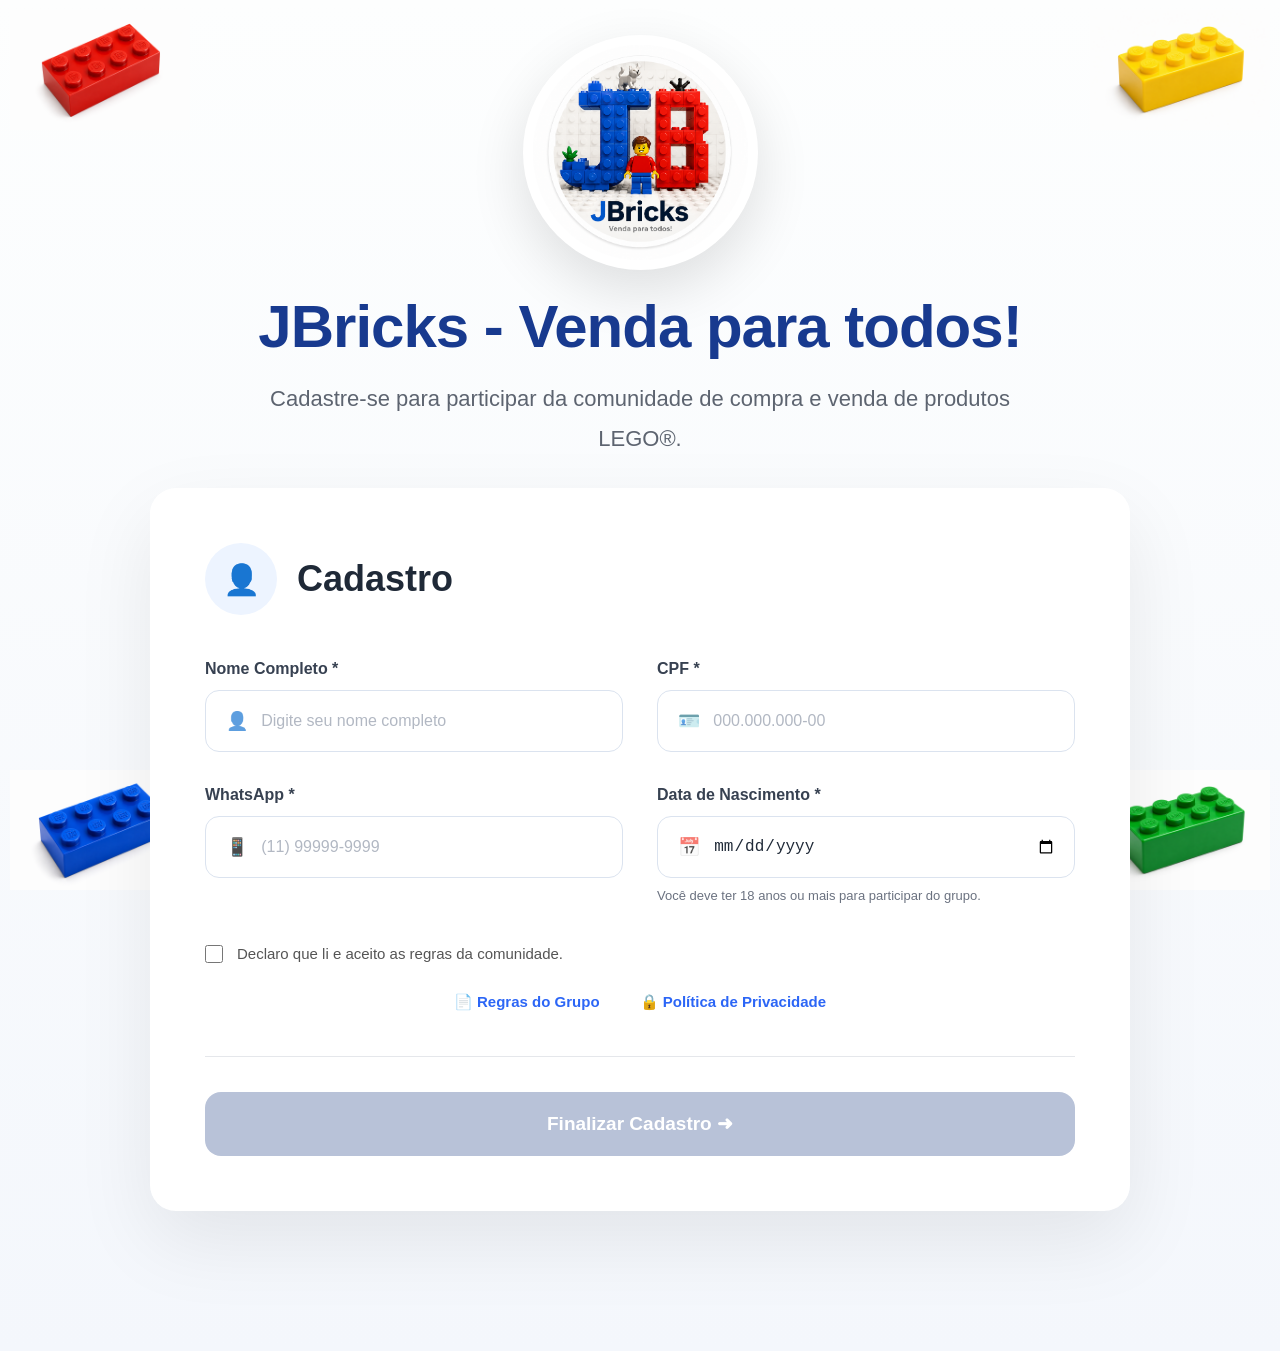
<file: index.html>
<!DOCTYPE html>
<html lang="pt-BR">

<head>

    <meta charset="UTF-8">
    <meta name="viewport" content="width=device-width, initial-scale=1.0">

    <title>JBricks - Venda para todos!</title>

    <meta name="description"
        content="Cadastro para participação da comunidade JBricks">

    <link rel="icon" href="img/favicon.png">

    <link rel="stylesheet" href="css/style.css">

</head>

<body>

    <!-- ===========================
         PEÇAS DECORATIVAS
    ============================ -->

    <img src="img/brick-red.png"
        class="brick brick-top-left"
        alt="">

    <img src="img/brick-yellow.png"
        class="brick brick-top-right"
        alt="">

    <img src="img/brick-blue.png"
        class="brick brick-bottom-left"
        alt="">

    <img src="img/brick-green.png"
        class="brick brick-bottom-right"
        alt="">


    <main class="landing">

        <!-- ===========================
                HERO
        ============================ -->

        <header class="hero">

            <div class="hero-logo">

                <img
                    src="img/logo-jbricks.png"
                    alt="JBricks">

            </div>

            <h1>

                JBricks - Venda para todos!

            </h1>

            <div class="hero-icon">

                ⛵

            </div>

            <p>

                Cadastre-se para participar da comunidade de compra e venda
                de produtos LEGO®.

            </p>

        </header>

        <!-- ===========================
                FORMULÁRIO
        ============================ -->

        <section class="card">

            <div class="card-header">

                <div class="icon-circle">

                    👤

                </div>

                <div>

                    <h2>Cadastro</h2>

                </div>

            </div>

            <form
                id="cadastroForm">

                <div class="form-grid">

                    <!-- Nome -->

                    <div class="form-group">

                        <label
                            for="nome">

                            Nome Completo *

                        </label>

                        <div class="input">

                            <span>

                                👤

                            </span>

                            <input
                                id="nome"
                                type="text"
                                placeholder="Digite seu nome completo">

                        </div>

                    </div>

                    <!-- CPF -->

                    <div class="form-group">

                        <label
                            for="cpf">

                            CPF *

                        </label>

                        <div class="input">

                            <span>

                                🪪

                            </span>

                            <input
                                id="cpf"
                                type="text"
                                placeholder="000.000.000-00">

                        </div>

                    </div>

                    <!-- WhatsApp -->

                    <div class="form-group">

                        <label
                            for="telefone">

                            WhatsApp *

                        </label>

                        <div class="input">

                            <span>

                                📱

                            </span>

                            <input
                                id="telefone"
                                type="text"
                                placeholder="(11) 99999-9999">

                        </div>

                    </div>

                    <!-- Data -->
					                    <div class="form-group">

                        <label
                            for="nascimento">

                            Data de Nascimento *

                        </label>

                        <div class="input">

                            <span>

                                📅

                            </span>

                            <input
                                id="nascimento"
                                name="nascimento"
                                type="date">

                        </div>

                        <small>

                            Você deve ter 18 anos ou mais para participar do grupo.

                        </small>

                    </div>

                </div>

                <!-- ALERTA -->

                <div
                    id="idadeErro"
                    class="alert alert-danger">

                    <span class="alert-icon">

                        ❌

                    </span>

                    <span>

                        Apenas maiores de 18 anos podem participar.

                    </span>

                </div>

                <!-- ACEITE -->

                <div class="accept">

                    <label class="accept-label">

                        <input
                            id="aceite"
                            name="aceite"
                            type="checkbox">

                        <span>

                            Declaro que li e aceito as regras da comunidade.

                        </span>

                    </label>

                </div>

                <!-- LINKS -->

                <div class="links">

                    <a
                        href="regras.html"
                        target="_blank">

                        📄 Regras do Grupo

                    </a>

                    <a
                        href="privacidade.html"
                        target="_blank">

                        🔒 Política de Privacidade

                    </a>

                </div>

                <!-- BOTÃO -->

                <div class="actions">

                    <button
                        id="btnCadastrar"
                        type="submit"
                        disabled>

                        <span>

                            Finalizar Cadastro

                        </span>

                        <span class="button-arrow">

                            ➜

                        </span>

                    </button>

                </div>

            </form>

        </section>

    </main>

    <script src="js/app.js"></script>

</body>

</html>
</file>
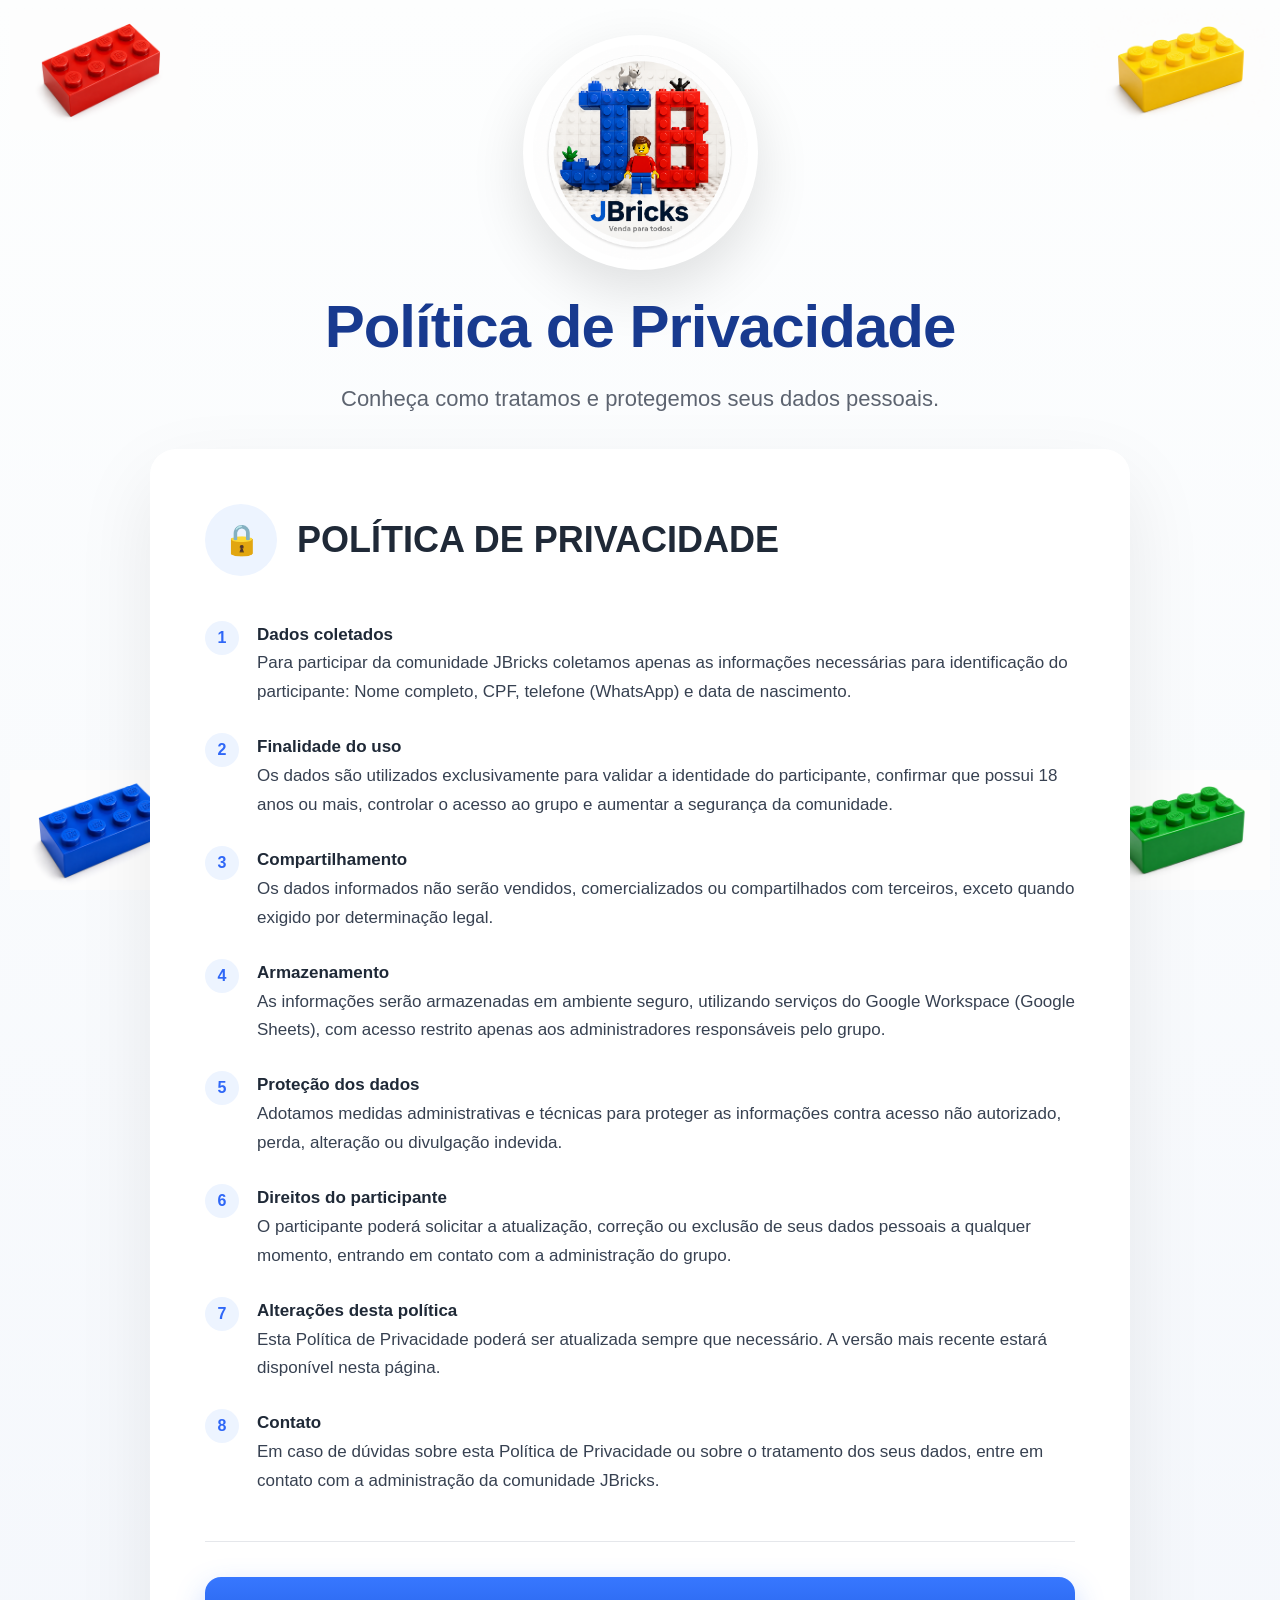
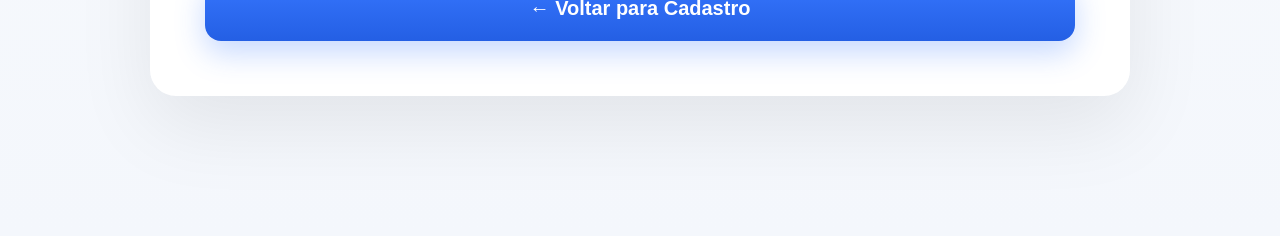
<file: privacidade.html>
<!DOCTYPE html>
<html lang="pt-BR">

<head>

    <meta charset="UTF-8">
    <meta name="viewport"
          content="width=device-width, initial-scale=1.0">

    <title>JBricks - Política de Privacidade</title>

    <meta name="description"
          content="Política de Privacidade da comunidade JBricks">

    <link rel="icon"
          href="img/favicon.png">

    <link rel="stylesheet"
          href="css/style.css">

</head>

<body>

    <!-- PEÇAS -->

    <img src="img/brick-red.png"
         class="brick brick-top-left"
         alt="">

    <img src="img/brick-yellow.png"
         class="brick brick-top-right"
         alt="">

    <img src="img/brick-blue.png"
         class="brick brick-bottom-left"
         alt="">

    <img src="img/brick-green.png"
         class="brick brick-bottom-right"
         alt="">

    <main class="landing">

        <header class="hero">

            <div class="hero-logo">

                <img src="img/logo-jbricks.png"
                     alt="JBricks">

            </div>

            <h1>

                Política de Privacidade

            </h1>

            <p>

                Conheça como tratamos e protegemos seus dados pessoais.

            </p>

        </header>

        <section class="card">

            <div class="card-header">

                <div class="icon-circle">

                    🔒

                </div>

                <div>

                    <h2>

                        POLÍTICA DE PRIVACIDADE

                    </h2>

                </div>

            </div>

            <div class="rules">
			            <div class="rule-item">

                <div class="rule-number">

                    1

                </div>

                <div class="rule-text">

                    <strong>Dados coletados</strong><br>

                    Para participar da comunidade JBricks coletamos apenas as informações necessárias para identificação do participante: Nome completo, CPF, telefone (WhatsApp) e data de nascimento.

                </div>

            </div>

            <div class="rule-item">

                <div class="rule-number">

                    2

                </div>

                <div class="rule-text">

                    <strong>Finalidade do uso</strong><br>

                    Os dados são utilizados exclusivamente para validar a identidade do participante, confirmar que possui 18 anos ou mais, controlar o acesso ao grupo e aumentar a segurança da comunidade.

                </div>

            </div>

            <div class="rule-item">

                <div class="rule-number">

                    3

                </div>

                <div class="rule-text">

                    <strong>Compartilhamento</strong><br>

                    Os dados informados não serão vendidos, comercializados ou compartilhados com terceiros, exceto quando exigido por determinação legal.

                </div>

            </div>

            <div class="rule-item">

                <div class="rule-number">

                    4

                </div>

                <div class="rule-text">

                    <strong>Armazenamento</strong><br>

                    As informações serão armazenadas em ambiente seguro, utilizando serviços do Google Workspace (Google Sheets), com acesso restrito apenas aos administradores responsáveis pelo grupo.

                </div>

            </div>

            <div class="rule-item">

                <div class="rule-number">

                    5

                </div>

                <div class="rule-text">

                    <strong>Proteção dos dados</strong><br>

                    Adotamos medidas administrativas e técnicas para proteger as informações contra acesso não autorizado, perda, alteração ou divulgação indevida.

                </div>

            </div>

            <div class="rule-item">

                <div class="rule-number">

                    6

                </div>

                <div class="rule-text">

                    <strong>Direitos do participante</strong><br>

                    O participante poderá solicitar a atualização, correção ou exclusão de seus dados pessoais a qualquer momento, entrando em contato com a administração do grupo.

                </div>

            </div>

            <div class="rule-item">

                <div class="rule-number">

                    7

                </div>

                <div class="rule-text">

                    <strong>Alterações desta política</strong><br>

                    Esta Política de Privacidade poderá ser atualizada sempre que necessário. A versão mais recente estará disponível nesta página.

                </div>

            </div>

            <div class="rule-item">

                <div class="rule-number">

                    8

                </div>

                <div class="rule-text">

                    <strong>Contato</strong><br>

                    Em caso de dúvidas sobre esta Política de Privacidade ou sobre o tratamento dos seus dados, entre em contato com a administração da comunidade JBricks.

                </div>

            </div>

        </div>

        <div class="actions">

            <a
                href="index.html"
                class="button-back">

                ← Voltar para Cadastro

            </a>

        </div>

    </section>

</main>

</body>

</html>
</file>
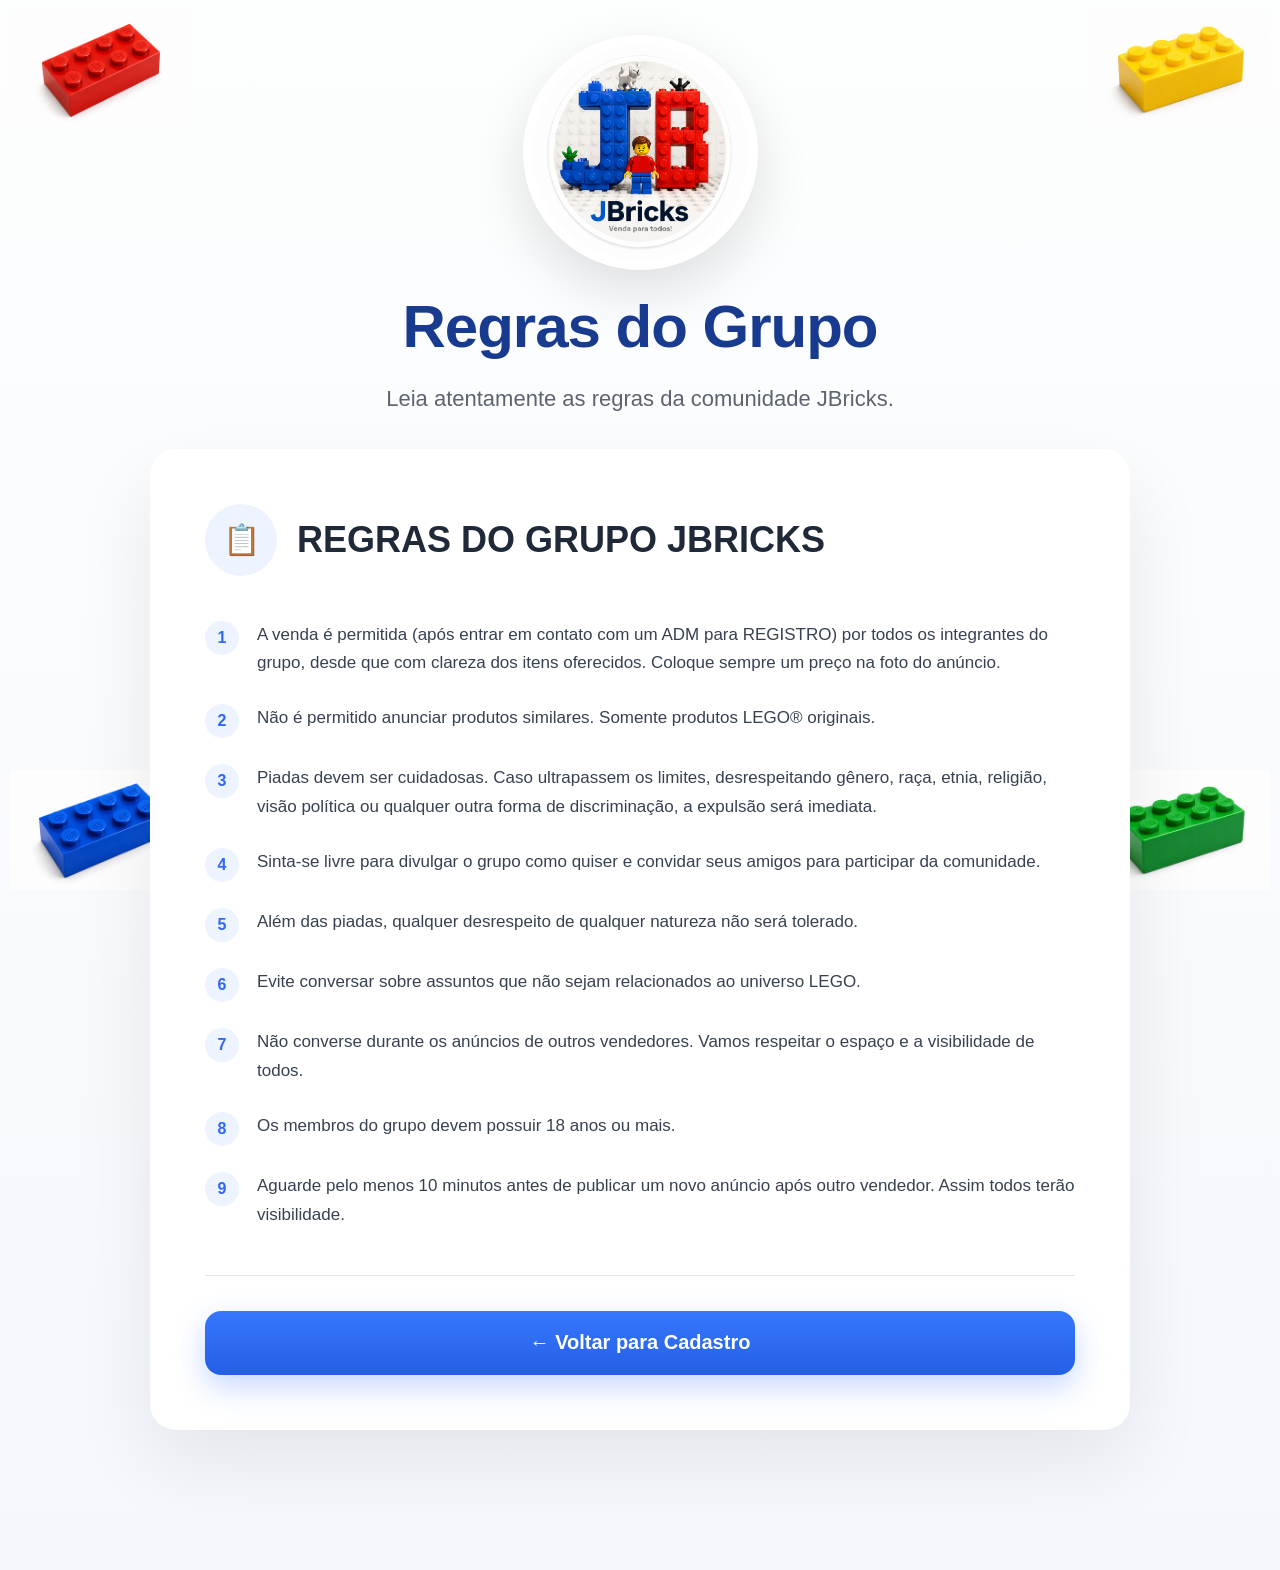
<file: regras.html>
<!DOCTYPE html>
<html lang="pt-BR">

<head>

    <meta charset="UTF-8">
    <meta name="viewport" content="width=device-width, initial-scale=1.0">

    <title>JBricks - Regras do Grupo</title>

    <meta name="description"
        content="Regras oficiais do grupo JBricks">

    <link rel="icon" href="img/favicon.png">

    <link rel="stylesheet" href="css/style.css">

</head>

<body>

    <!-- ===========================
         PEÇAS DECORATIVAS
    ============================ -->

    <img src="img/brick-red.png"
        class="brick brick-top-left"
        alt="">

    <img src="img/brick-yellow.png"
        class="brick brick-top-right"
        alt="">

    <img src="img/brick-blue.png"
        class="brick brick-bottom-left"
        alt="">

    <img src="img/brick-green.png"
        class="brick brick-bottom-right"
        alt="">

    <main class="landing">

        <!-- ===========================
                HERO
        ============================ -->

        <header class="hero">

            <div class="hero-logo">

                <img
                    src="img/logo-jbricks.png"
                    alt="JBricks">

            </div>

            <h1>

                Regras do Grupo

            </h1>

            <p>

                Leia atentamente as regras da comunidade JBricks.

            </p>

        </header>

        <!-- ===========================
                CARD
        ============================ -->

        <section class="card">

            <div class="card-header">

                <div class="icon-circle">

                    📋

                </div>

                <div>

                    <h2>

                        REGRAS DO GRUPO JBRICKS

                    </h2>

                </div>

            </div>

            <div class="rules">
			            <div class="rule-item">

                <div class="rule-number">

                    1

                </div>

                <div class="rule-text">

                    A venda é permitida (após entrar em contato com um ADM para REGISTRO) por todos os integrantes do grupo, desde que com clareza dos itens oferecidos. Coloque sempre um preço na foto do anúncio.

                </div>

            </div>

            <div class="rule-item">

                <div class="rule-number">

                    2

                </div>

                <div class="rule-text">

                    Não é permitido anunciar produtos similares. Somente produtos LEGO® originais.

                </div>

            </div>

            <div class="rule-item">

                <div class="rule-number">

                    3

                </div>

                <div class="rule-text">

                    Piadas devem ser cuidadosas. Caso ultrapassem os limites, desrespeitando gênero, raça, etnia, religião, visão política ou qualquer outra forma de discriminação, a expulsão será imediata.

                </div>

            </div>

            <div class="rule-item">

                <div class="rule-number">

                    4

                </div>

                <div class="rule-text">

                    Sinta-se livre para divulgar o grupo como quiser e convidar seus amigos para participar da comunidade.

                </div>

            </div>

            <div class="rule-item">

                <div class="rule-number">

                    5

                </div>

                <div class="rule-text">

                    Além das piadas, qualquer desrespeito de qualquer natureza não será tolerado.

                </div>

            </div>

            <div class="rule-item">

                <div class="rule-number">

                    6

                </div>

                <div class="rule-text">

                    Evite conversar sobre assuntos que não sejam relacionados ao universo LEGO.

                </div>

            </div>

            <div class="rule-item">

                <div class="rule-number">

                    7

                </div>

                <div class="rule-text">

                    Não converse durante os anúncios de outros vendedores. Vamos respeitar o espaço e a visibilidade de todos.

                </div>

            </div>

            <div class="rule-item">

                <div class="rule-number">

                    8

                </div>

                <div class="rule-text">

                    Os membros do grupo devem possuir 18 anos ou mais.

                </div>

            </div>

            <div class="rule-item">

                <div class="rule-number">

                    9

                </div>

                <div class="rule-text">

                    Aguarde pelo menos 10 minutos antes de publicar um novo anúncio após outro vendedor. Assim todos terão visibilidade.

                </div>

            </div>

        </div>

        <div class="actions">

            <a
                href="index.html"
                class="button-back">

                ← Voltar para Cadastro

            </a>

        </div>

    </section>

</main>

</body>

</html>
</file>
<file: css/style.css>
/* ==========================================================
   JBRICKS LANDING PAGE
   STYLE V2
========================================================== */

*{
    margin:0;
    padding:0;
    box-sizing:border-box;
}

html{

    scroll-behavior:smooth;

}

body{

    font-family:
        "Segoe UI",
        Arial,
        Helvetica,
        sans-serif;

    background:
        linear-gradient(
            180deg,
            #fdfefe 0%,
            #f4f7fc 100%
        );

    color:#1f2937;

    overflow-x:hidden;

}

/* ======================================
            LAYOUT
====================================== */

.landing{

    width:100%;

    min-height:100vh;

    position:relative;

    padding-bottom:80px;

}

/* ======================================
          LEGO BRICKS
====================================== */

.brick{

    position:fixed;

    width:180px;

    z-index:1;

    user-select:none;

    pointer-events:none;

    transition:.30s;

}

.brick:hover{

    transform:scale(1.04);

}

.brick-top-left{

    top:10px;

    left:10px;

}

.brick-top-right{

    top:10px;

    right:10px;

}

.brick-bottom-left{

    bottom:10px;

    left:10px;

}

.brick-bottom-right{

    bottom:10px;

    right:10px;

}

/* ======================================
             HERO
====================================== */

.hero{

    position:relative;

    z-index:5;

    width:100%;

    display:flex;

    flex-direction:column;

    align-items:center;

    justify-content:center;

    text-align:center;

    padding-top:35px;

    padding-bottom:20px;

}

/* ======================================
             LOGO
====================================== */

.hero-logo{

    margin-bottom:18px;

}

.hero-logo img{

    width:235px;

    height:235px;

    object-fit:cover;

    border-radius:50%;

    background:#fff;

    padding:10px;

    box-shadow:

        0 20px 55px rgba(0,0,0,.12);

}

/* ======================================
            TITULO
====================================== */

.hero h1{

    font-size:60px;

    font-weight:800;

    color:#183a8f;

    letter-spacing:-1px;

    margin-bottom:18px;

}

.hero p{

    max-width:760px;

    font-size:22px;

    line-height:1.8;

    color:#5d6470;

}

.hero-icon{

    display:none;

}
/* ======================================
            CARD
====================================== */

.card{

    position:relative;

    z-index:5;

    width:100%;

    max-width:980px;

    margin:10px auto 60px;

    background:#ffffff;

    border-radius:26px;

    padding:55px;

    box-shadow:
        0 30px 80px rgba(0,0,0,.08);

}

/* ======================================
          CABEÇALHO
====================================== */

.card-header{

    display:flex;

    align-items:center;

    gap:20px;

    margin-bottom:45px;

}

.icon-circle{

    width:72px;

    height:72px;

    border-radius:50%;

    background:#edf4ff;

    display:flex;

    justify-content:center;

    align-items:center;

    font-size:30px;

    flex-shrink:0;

}

.card-header h2{

    font-size:36px;

    font-weight:700;

    color:#1f2937;

}

/* ======================================
           GRID
====================================== */

.form-grid{

    display:grid;

    grid-template-columns:repeat(2,1fr);

    gap:34px;

}

/* ======================================
          FORM GROUP
====================================== */

.form-group{

    display:flex;

    flex-direction:column;

}

.form-group label{

    font-size:16px;

    font-weight:700;

    margin-bottom:12px;

    color:#374151;

}

.form-group small{

    margin-top:10px;

    color:#6b7280;

    font-size:13px;

}

/* ======================================
             INPUT
====================================== */

.input{

    display:flex;

    align-items:center;

    height:62px;

    padding:0 18px;

    border-radius:14px;

    border:1px solid #dbe3ef;

    background:#ffffff;

    transition:.25s;

}

.input:hover{

    border-color:#7ba3ff;

}

.input:focus-within{

    border-color:#2f67f7;

    box-shadow:
        0 0 0 4px rgba(47,103,247,.12);

}

.input span{

    width:28px;

    margin-right:12px;

    text-align:center;

    font-size:18px;

    opacity:.70;

}

.input input{

    width:100%;

    border:none;

    outline:none;

    background:transparent;

    font-size:16px;

    color:#1f2937;

}

.input input::placeholder{

    color:#b2b8c3;

}
/* ======================================
            ALERTA
====================================== */

.alert{

    display:none;

    align-items:center;

    gap:12px;

    margin-top:30px;

    padding:18px 22px;

    border-radius:14px;

    background:#fff1f1;

    color:#d62828;

    font-size:15px;

    font-weight:600;

    border:1px solid #ffd2d2;

}

.alert-icon{

    font-size:20px;

}

/* ======================================
            ACEITE
====================================== */

.accept{

    margin-top:38px;

}

.accept-label{

    display:flex;

    align-items:flex-start;

    gap:14px;

    line-height:1.7;

    font-size:15px;

    color:#555;

}

.accept input{

    margin-top:4px;

    width:18px;

    height:18px;

}

/* ======================================
             LINKS
====================================== */

.links{

    display:flex;

    justify-content:center;

    gap:40px;

    margin-top:26px;

}

.links a{

    color:#2c66f6;

    text-decoration:none;

    font-size:15px;

    font-weight:600;

    transition:.25s;

}

.links a:hover{

    color:#1849c6;

    text-decoration:underline;

}

/* ======================================
            BOTÃO
====================================== */

.actions{

    margin-top:42px;

}

.actions button{

    width:100%;

    height:64px;

    border:none;

    border-radius:16px;

    background:linear-gradient(
        180deg,
        #3777ff 0%,
        #245fe4 100%
    );

    color:#fff;

    font-size:19px;

    font-weight:700;

    cursor:pointer;

    transition:.25s;

    box-shadow:
        0 12px 30px rgba(55,119,255,.28);

}

.actions button:hover:not(:disabled){

    transform:translateY(-2px);

    box-shadow:
        0 18px 35px rgba(55,119,255,.35);

}

.actions button:active:not(:disabled){

    transform:translateY(0);

}

.actions button:disabled{

    background:#b8c2d8;

    box-shadow:none;

    cursor:not-allowed;

}

/* ======================================
          RESPONSIVO
====================================== */

@media(max-width:900px){

    .card{

        width:92%;

        padding:40px;

    }

    .form-grid{

        grid-template-columns:1fr;

    }

    .brick{

        width:120px;

    }

}

@media(max-width:600px){

    .hero{

        padding-top:25px;

    }

    .hero-logo img{

        width:170px;

        height:170px;

    }

    .hero h1{

        font-size:38px;

    }

    .hero p{

        font-size:17px;

        padding:0 20px;

    }

    .card{

        width:94%;

        padding:28px;

        border-radius:20px;

    }

    .card-header{

        margin-bottom:30px;

    }

    .card-header h2{

        font-size:28px;

    }

    .links{

        flex-direction:column;

        gap:14px;

        align-items:center;

    }

    .brick{

        width:80px;

        opacity:.25;

    }

}

/* ======================================
           ANIMAÇÕES
====================================== */

.hero-logo img{

    transition:.30s;

}

.hero-logo img:hover{

    transform:scale(1.03);

}

.card{

    animation:fadeUp .45s ease;

}

@keyframes fadeUp{

    from{

        opacity:0;

        transform:translateY(18px);

    }

    to{

        opacity:1;

        transform:translateY(0);

    }

}
/* ==========================================================
                    REGRAS
========================================================== */

.rules{

    display:flex;

    flex-direction:column;

    gap:26px;

    margin-top:20px;

}

.rule-item{

    display:flex;

    align-items:flex-start;

    gap:18px;

}

.rule-number{

    width:34px;

    height:34px;

    border-radius:50%;

    background:#edf4ff;

    color:#2f67f7;

    font-weight:700;

    display:flex;

    align-items:center;

    justify-content:center;

    flex-shrink:0;

}

.rule-text{

    flex:1;

    font-size:17px;

    line-height:1.7;

    color:#374151;

}

.rule-text strong{

    color:#1f2937;

}

.rules hr{

    margin:25px 0;

}

/* ==========================================================
            BOTÃO VOLTAR
========================================================== */

.button-back{

    display:flex;

    justify-content:center;

    align-items:center;

    width:100%;

    height:64px;

    text-decoration:none;

    border-radius:16px;

    background:linear-gradient(
        180deg,
        #3777ff,
        #245fe4
    );

    color:#fff;

    font-size:20px;

    font-weight:700;

    transition:.25s;

    box-shadow:
        0 12px 30px rgba(55,119,255,.28);

}

.button-back:hover{

    transform:translateY(-2px);

    box-shadow:
        0 18px 35px rgba(55,119,255,.35);

}

.actions{

    margin-top:45px;

    padding-top:35px;

    border-top:1px solid #e5e7eb;

}
</file>
